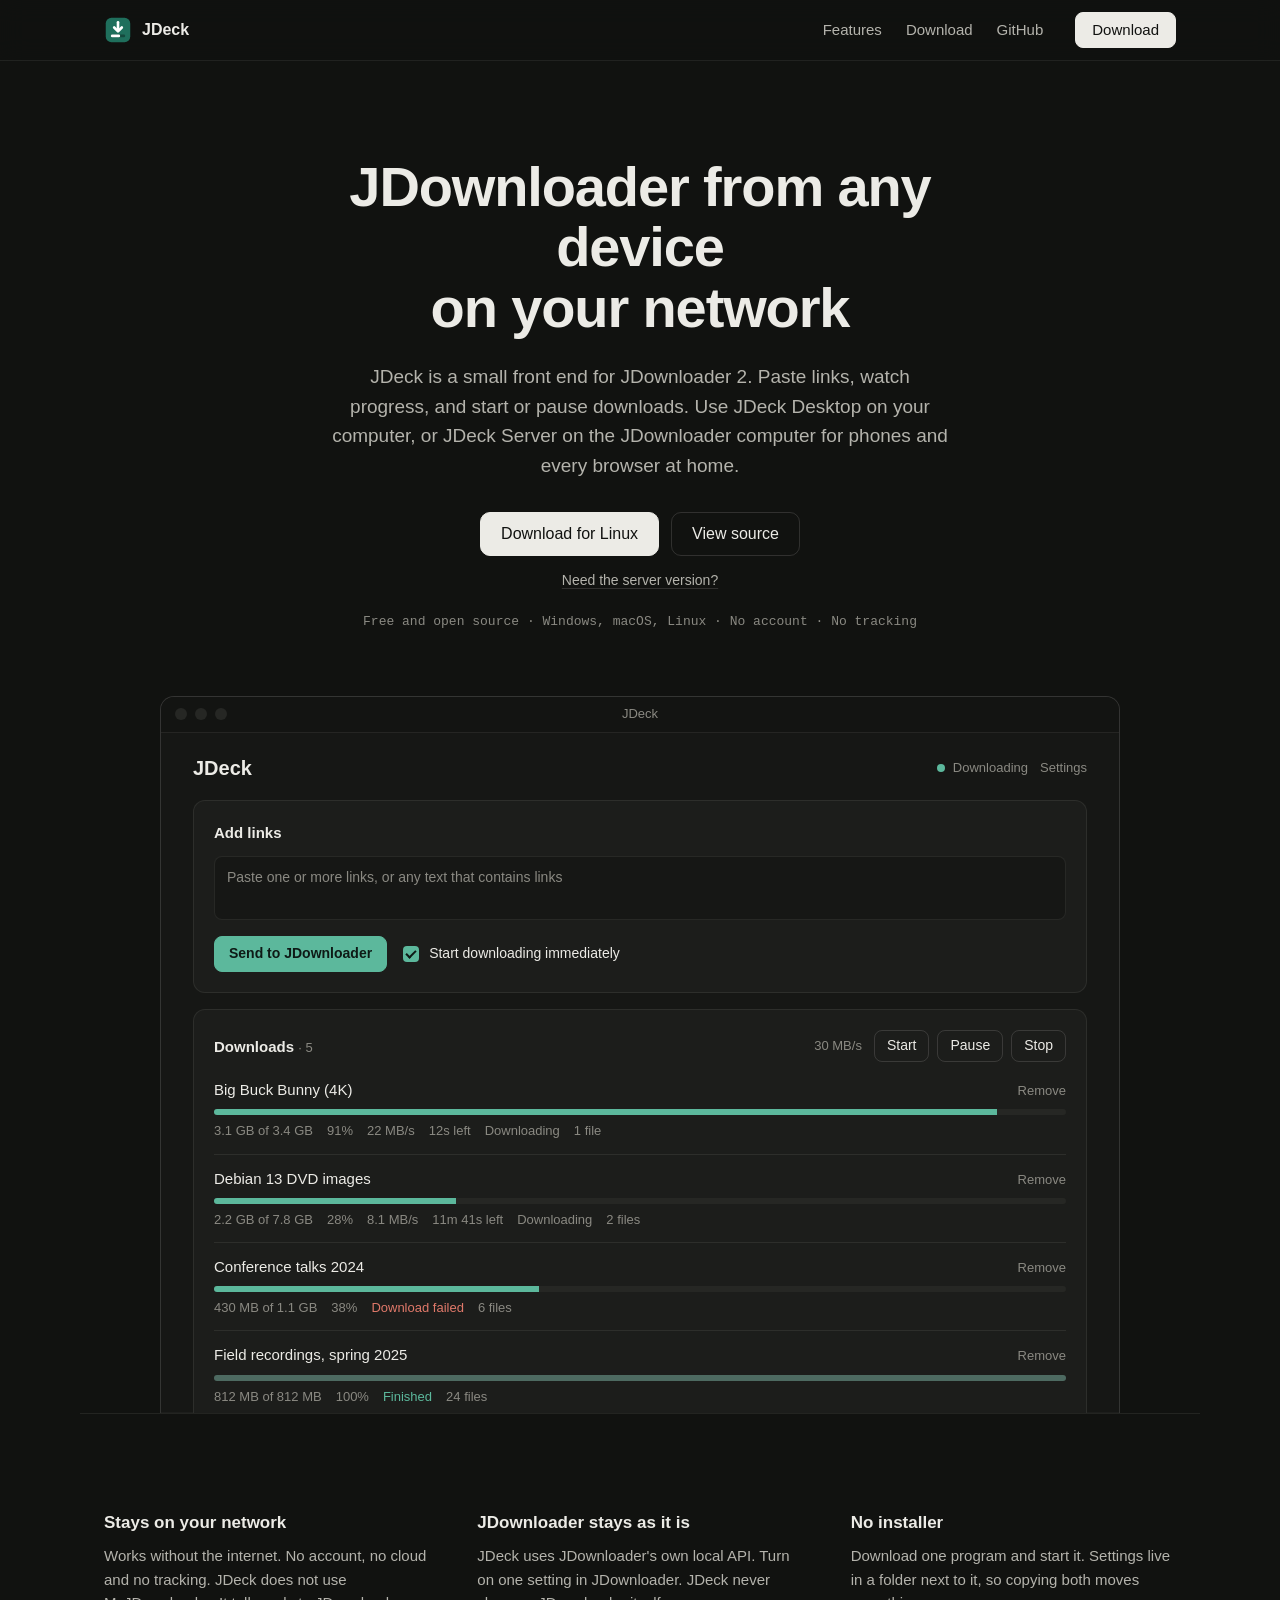
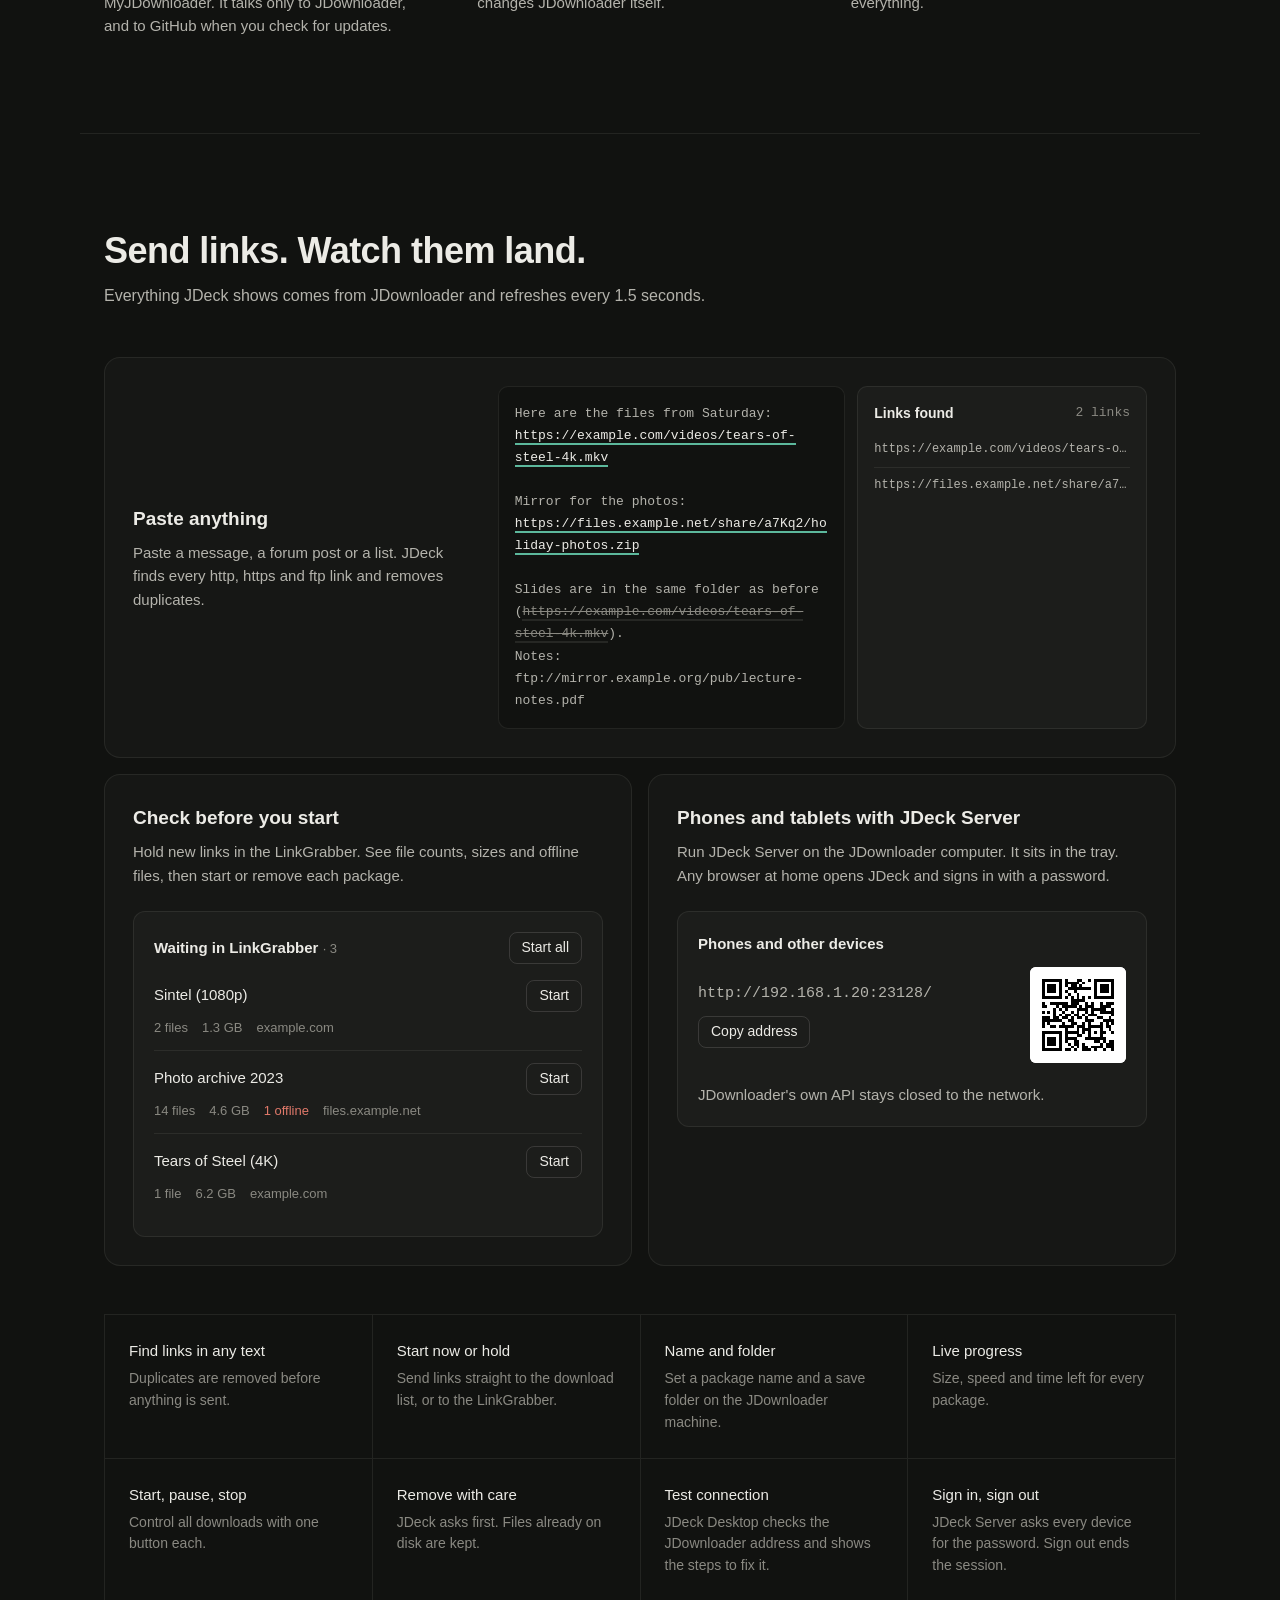
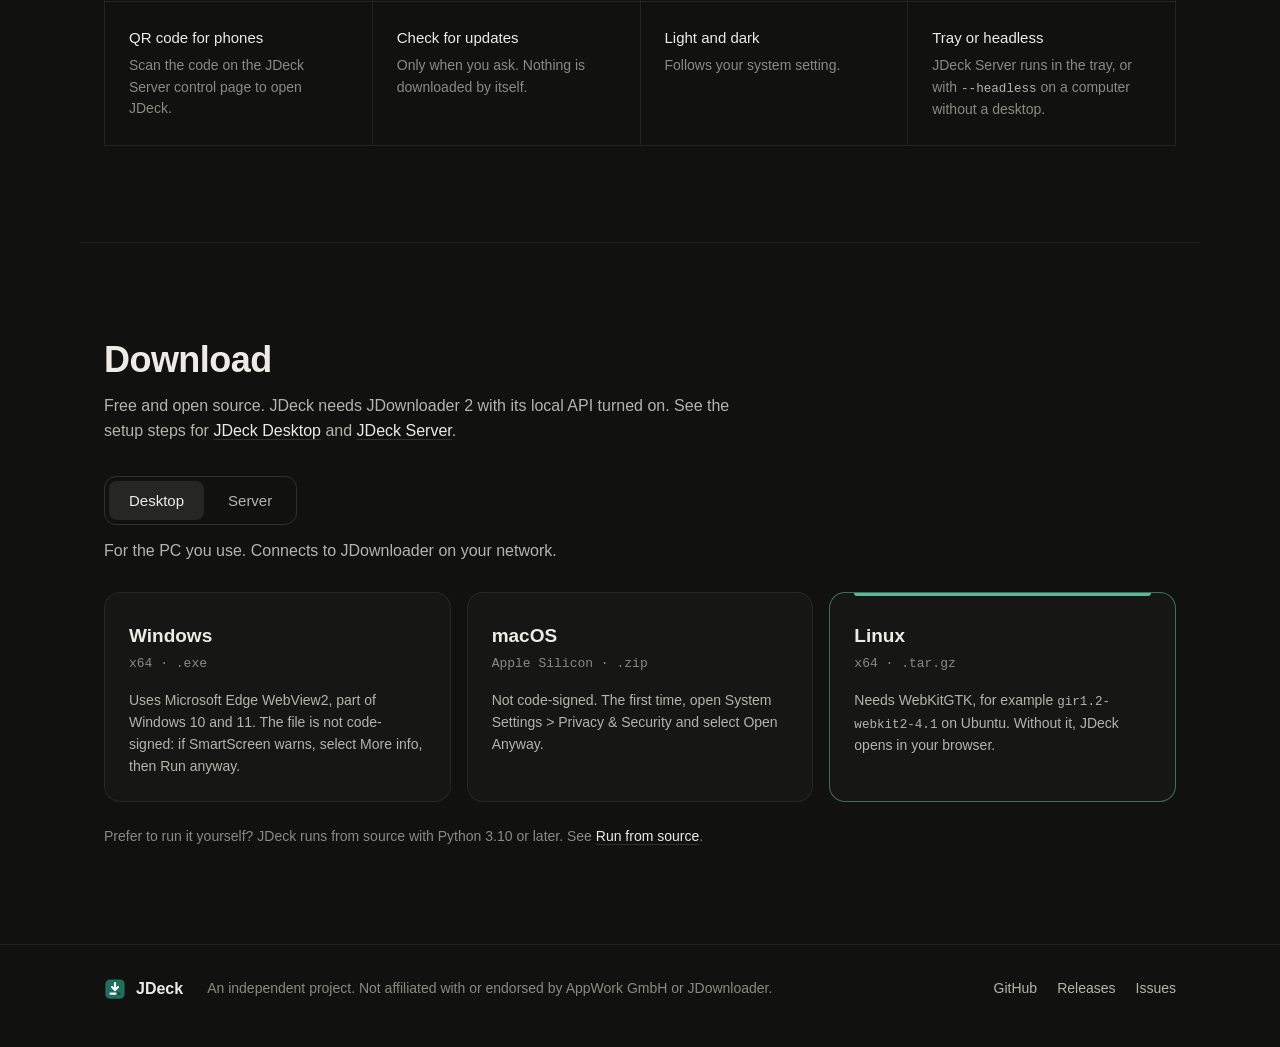
<file: docs/index.html>
<!doctype html>
<!-- JDeck product page for GitHub Pages: hero with a live app preview, features, downloads. -->
<html lang="en">
<head>
<meta charset="utf-8">
<meta name="viewport" content="width=device-width, initial-scale=1">
<title>JDeck · JDownloader from any device on your network</title>
<meta name="description" content="JDeck is a free front end for JDownloader 2. JDeck Desktop is a window on your computer. JDeck Server lets phones and other computers use JDeck in a browser. No account, no cloud, no tracking.">
<meta name="theme-color" content="#111210">
<meta name="color-scheme" content="dark">
<link rel="icon" href="icon.svg" type="image/svg+xml">
<link rel="apple-touch-icon" href="apple-touch-icon.png">
<meta property="og:type" content="website">
<meta property="og:title" content="JDeck">
<meta property="og:description" content="JDownloader from any device on your network.">
<meta property="og:url" content="https://tariqmk.github.io/JDeck/">
<meta property="og:image" content="https://tariqmk.github.io/JDeck/social-card.png">
<meta property="og:image:width" content="1280">
<meta property="og:image:height" content="640">
<meta name="twitter:card" content="summary_large_image">
<meta name="twitter:title" content="JDeck">
<meta name="twitter:description" content="JDownloader from any device on your network.">
<meta name="twitter:image" content="https://tariqmk.github.io/JDeck/social-card.png">
<link rel="stylesheet" href="style.css">
</head>
<body>

<header class="nav">
  <div class="nav-in">
    <a class="brand" href="#top"><img src="icon.svg" alt="" width="28" height="28">JDeck</a>
    <nav class="nav-links" aria-label="Sections">
      <a href="#features">Features</a>
      <a href="#download">Download</a>
      <a href="https://github.com/TariqMK/JDeck">GitHub</a>
    </nav>
    <a class="btn btn-small" href="#download">Download</a>
  </div>
</header>

<main id="top">
  <section class="hero">
    <div class="hero-text">
      <h1>JDownloader from any device <br>on your network</h1>
      <p class="lede">JDeck is a small front end for JDownloader 2. Paste links, watch progress, and start or pause downloads. Use JDeck Desktop on your computer, or JDeck Server on the JDownloader computer for phones and every browser at home.</p>
      <div class="actions">
        <a class="btn" id="hero-download" href="https://github.com/TariqMK/JDeck/releases/latest">Download</a>
        <a class="btn btn-ghost" href="https://github.com/TariqMK/JDeck">View source</a>
      </div>
      <p class="hero-alt"><a href="#download" id="hero-server">Need the server version?</a></p>
      <p class="meta mono"><span id="hero-version">Free and open source</span> · Windows, macOS, Linux · No account · No tracking</p>
    </div>

    <div class="window" aria-label="Preview of the JDeck window">
      <div class="titlebar"><span class="dots" aria-hidden="true"><i></i><i></i><i></i></span><span>JDeck</span></div>
      <div class="app">
        <div class="app-head">
          <strong>JDeck</strong><span class="muted app-version" id="app-version"></span>
          <span class="grow"></span>
          <span class="status"><i class="dot"></i><span id="app-state">Downloading</span></span>
          <span class="muted app-settings">Settings</span>
        </div>
        <div class="card add-card">
          <div class="card-title">Add links</div>
          <div class="fake-input muted">Paste one or more links, or any text that contains links</div>
          <div class="add-row">
            <span class="fake-btn primary">Send to JDownloader</span>
            <span class="check"><i aria-hidden="true"></i>Start downloading immediately</span>
          </div>
        </div>
        <div class="card">
          <div class="card-head">
            <span class="card-title">Downloads <span class="count" id="dl-count"></span></span>
            <span class="grow"></span>
            <span class="muted speed" id="dl-speed"></span>
            <span class="fake-btn">Start</span><span class="fake-btn">Pause</span><span class="fake-btn hide-sm">Stop</span>
          </div>
          <ul class="list" id="dl-list"></ul>
        </div>
      </div>
    </div>
  </section>

  <section class="principles" aria-label="Principles">
    <div>
      <h2>Stays on your network</h2>
      <p>Works without the internet. No account, no cloud and no tracking. JDeck does not use MyJDownloader. It talks only to JDownloader, and to GitHub when you check for updates.</p>
    </div>
    <div>
      <h2>JDownloader stays as it is</h2>
      <p>JDeck uses JDownloader's own local API. Turn on one setting in JDownloader. JDeck never changes JDownloader itself.</p>
    </div>
    <div>
      <h2>No installer</h2>
      <p>Download one program and start it. Settings live in a folder next to it, so copying both moves everything.</p>
    </div>
  </section>

  <section class="features" id="features">
    <h2 class="section-title">Send links. Watch them land.</h2>
    <p class="section-lede">Everything JDeck shows comes from JDownloader and refreshes every 1.5 seconds.</p>

    <div class="panels">
      <article class="panel panel-wide">
        <div class="panel-text">
          <h3>Paste anything</h3>
          <p>Paste a message, a forum post or a list. JDeck finds every http, https and ftp link and removes duplicates.</p>
        </div>
        <div class="finder">
          <div class="finder-paste mono" id="finder-paste" aria-label="Pasted text"></div>
          <div class="finder-found">
            <div class="finder-head"><span>Links found</span><span class="count mono" id="finder-count"></span></div>
            <ul id="finder-list"></ul>
          </div>
        </div>
      </article>

      <article class="panel">
        <div class="panel-text">
          <h3>Check before you start</h3>
          <p>Hold new links in the LinkGrabber. See file counts, sizes and offline files, then start or remove each package.</p>
        </div>
        <div class="mini card">
          <div class="card-head">
            <span class="card-title">Waiting in LinkGrabber <span class="count" id="lg-count"></span></span>
            <span class="grow"></span><span class="fake-btn">Start all</span>
          </div>
          <ul class="list" id="lg-list"></ul>
        </div>
      </article>

      <article class="panel">
        <div class="panel-text">
          <h3>Phones and tablets with JDeck Server</h3>
          <p>Run JDeck Server on the JDownloader computer. It sits in the tray. Any browser at home opens JDeck and signs in with a password.</p>
        </div>
        <div class="mini card share">
          <div class="card-title">Phones and other devices</div>
          <div class="share-row">
            <div>
              <p class="share-address mono">http://192.168.1.20:23128/</p>
              <span class="fake-btn">Copy address</span>
            </div>
            <img class="qr" src="qr-example.svg" alt="QR code of the example address" width="96" height="96">
          </div>
          <p class="muted share-note">JDownloader's own API stays closed to the network.</p>
        </div>
      </article>
    </div>

    <ul class="grid">
      <li><strong>Find links in any text</strong><span>Duplicates are removed before anything is sent.</span></li>
      <li><strong>Start now or hold</strong><span>Send links straight to the download list, or to the LinkGrabber.</span></li>
      <li><strong>Name and folder</strong><span>Set a package name and a save folder on the JDownloader machine.</span></li>
      <li><strong>Live progress</strong><span>Size, speed and time left for every package.</span></li>
      <li><strong>Start, pause, stop</strong><span>Control all downloads with one button each.</span></li>
      <li><strong>Remove with care</strong><span>JDeck asks first. Files already on disk are kept.</span></li>
      <li><strong>Test connection</strong><span>JDeck Desktop checks the JDownloader address and shows the steps to fix it.</span></li>
      <li><strong>Sign in, sign out</strong><span>JDeck Server asks every device for the password. Sign out ends the session.</span></li>
      <li><strong>QR code for phones</strong><span>Scan the code on the JDeck Server control page to open JDeck.</span></li>
      <li><strong>Check for updates</strong><span>Only when you ask. Nothing is downloaded by itself.</span></li>
      <li><strong>Light and dark</strong><span>Follows your system setting.</span></li>
      <li><strong>Tray or headless</strong><span>JDeck Server runs in the tray, or with <code>--headless</code> on a computer without a desktop.</span></li>
    </ul>
  </section>

  <section class="download" id="download" data-edition="desktop">
    <span id="download-server" class="anchor" aria-hidden="true"></span>
    <h2 class="section-title">Download <span class="muted mono" id="dl-version"></span></h2>
    <p class="section-lede">Free and open source. JDeck needs JDownloader 2 with its local API turned on. See the setup steps for <a href="https://github.com/TariqMK/JDeck#set-up-jdeck-desktop">JDeck Desktop</a> and <a href="https://github.com/TariqMK/JDeck#set-up-jdeck-server">JDeck Server</a>.</p>
    <div class="edition-switch" id="edition-switch" role="group" aria-label="Edition">
      <button type="button" data-edition="desktop" aria-pressed="true">Desktop</button>
      <button type="button" data-edition="server" aria-pressed="false">Server</button>
    </div>
    <p class="edition-line" data-for="desktop">For the PC you use. Connects to JDownloader on your network.</p>
    <p class="edition-line" data-for="server">For the JDownloader machine. Use JDeck from any browser at home.</p>
    <div class="platforms">
      <a class="platform" data-os="windows" href="https://github.com/TariqMK/JDeck/releases/latest">
        <span class="track" aria-hidden="true"></span>
        <strong>Windows</strong>
        <span class="mono muted">x64 · .exe<span class="size"></span></span>
        <p data-for="desktop">Uses Microsoft Edge WebView2, part of Windows 10 and 11. The file is not code-signed: if SmartScreen warns, select More info, then Run anyway.</p>
        <p data-for="server">Starts in the tray. Not code-signed: if SmartScreen warns, select More info, then Run anyway. Allow it through the firewall for other devices.</p>
      </a>
      <a class="platform" data-os="macos" href="https://github.com/TariqMK/JDeck/releases/latest">
        <span class="track" aria-hidden="true"></span>
        <strong>macOS</strong>
        <span class="mono muted">Apple Silicon · .zip<span class="size"></span></span>
        <p data-for="desktop">Not code-signed. The first time, open System Settings &gt; Privacy &amp; Security and select Open Anyway.</p>
        <p data-for="server">Starts in the menu bar. Not code-signed. The first time, open System Settings &gt; Privacy &amp; Security and select Open Anyway.</p>
      </a>
      <a class="platform" data-os="linux" href="https://github.com/TariqMK/JDeck/releases/latest">
        <span class="track" aria-hidden="true"></span>
        <strong>Linux</strong>
        <span class="mono muted">x64 · .tar.gz<span class="size"></span></span>
        <p data-for="desktop">Needs WebKitGTK, for example <code>gir1.2-webkit2-4.1</code> on Ubuntu. Without it, JDeck opens in your browser.</p>
        <p data-for="server">Tray icon on desktops with a system tray. On a server without a desktop, start it with <code>--headless</code>.</p>
      </a>
    </div>
    <p class="fine">Prefer to run it yourself? JDeck runs from source with Python 3.10 or later. See <a href="https://github.com/TariqMK/JDeck#run-from-source">Run from source</a>.</p>
  </section>
</main>

<footer class="footer">
  <div class="footer-in">
    <span class="brand"><img src="icon.svg" alt="" width="22" height="22">JDeck</span>
    <p class="muted">An independent project. Not affiliated with or endorsed by AppWork GmbH or JDownloader.</p>
    <nav aria-label="Project links">
      <a href="https://github.com/TariqMK/JDeck">GitHub</a>
      <a href="https://github.com/TariqMK/JDeck/releases">Releases</a>
      <a href="https://github.com/TariqMK/JDeck/issues">Issues</a>
    </nav>
  </div>
</footer>

<script src="app.js"></script>
</body>
</html>
</file>
<file: docs/style.css>
/* JDeck product page styles: the app's dark theme pushed darker, one green accent, hairlines. */
:root {
  --page: #111210;
  --bg: #161715;
  --surface: #1c1d1b;
  --surface-2: #262724;
  --line: rgba(236, 235, 230, 0.08);
  --line-strong: rgba(236, 235, 230, 0.14);
  --text: #ecebe6;
  --text-2: #b4b3ac;
  --muted: #8a8982;
  --accent: #5cb89c;
  --accent-ink: #0e1a16;
  --bar-done: #4d6a61;
  --danger: #e0796a;
  --sans: -apple-system, BlinkMacSystemFont, "Segoe UI", Roboto, "Helvetica Neue", Arial, sans-serif;
  --mono: ui-monospace, "Cascadia Mono", "SF Mono", Menlo, Consolas, monospace;
  --ease: cubic-bezier(0.2, 0.7, 0.2, 1);
}
* { box-sizing: border-box; }
html { scroll-behavior: smooth; -webkit-text-size-adjust: 100%; }
body {
  margin: 0; background: var(--page); color: var(--text);
  font: 16px/1.55 var(--sans);
}
a { color: inherit; }
code, .mono { font-family: var(--mono); font-size: 0.9em; }
code { color: var(--text-2); }
.muted { color: var(--muted); }
.grow { flex: 1; }
h1, h2, h3 { margin: 0; font-weight: 600; }

/* Navigation */
.nav {
  position: sticky; top: 0; z-index: 10;
  background: rgba(17, 18, 16, 0.82); backdrop-filter: saturate(140%) blur(12px);
  -webkit-backdrop-filter: saturate(140%) blur(12px);
  border-bottom: 1px solid var(--line);
}
.nav-in { max-width: 1120px; margin: 0 auto; padding: 12px 24px; display: flex; align-items: center; gap: 32px; }
.brand { display: inline-flex; align-items: center; gap: 10px; font-weight: 600; text-decoration: none; }
.nav-links { display: flex; gap: 24px; margin-left: auto; font-size: 15px; }
.nav-links a { color: var(--text-2); text-decoration: none; transition: color .15s var(--ease); }
.nav-links a:hover { color: var(--text); }

/* Buttons */
.btn {
  display: inline-flex; align-items: center; height: 44px; padding: 0 20px; border-radius: 10px;
  background: var(--text); color: var(--page); font-weight: 500; text-decoration: none;
  border: 1px solid var(--text); transition: background-color .15s var(--ease), border-color .15s var(--ease), transform .1s var(--ease);
}
.btn:hover { background: #ffffff; }
.btn:active { transform: scale(0.98); }
.btn-ghost { background: transparent; color: var(--text); border-color: var(--line-strong); }
.btn-ghost:hover { background: var(--surface); }
.btn-small { height: 36px; padding: 0 16px; font-size: 15px; border-radius: 8px; }
a:focus-visible, .btn:focus-visible { outline: 2px solid var(--accent); outline-offset: 3px; border-radius: 8px; }

/* Hero */
.hero { max-width: 1120px; margin: 0 auto; padding: 96px 24px 0; }
.hero-text { text-align: center; max-width: 760px; margin: 0 auto; }
.hero h1 { font-size: 56px; line-height: 1.08; letter-spacing: -0.02em; font-weight: 600; }
.lede { font-size: 19px; color: var(--text-2); margin: 24px auto 0; max-width: 620px; }
.actions { display: flex; gap: 12px; justify-content: center; margin-top: 32px; }
.meta { margin-top: 20px; color: var(--muted); font-size: 13px; }

/* App window preview */
.window {
  margin: 64px auto 0; max-width: 960px; background: var(--bg);
  border: 1px solid var(--line-strong); border-bottom: 0; border-radius: 14px 14px 0 0; overflow: hidden;
  box-shadow: 0 -1px 0 rgba(255, 255, 255, 0.03) inset;
}
.titlebar {
  height: 36px; display: flex; align-items: center; justify-content: center; position: relative;
  font-size: 13px; color: var(--muted); border-bottom: 1px solid var(--line); background: #131412;
}
.dots { position: absolute; left: 14px; display: flex; gap: 8px; }
.dots i { width: 12px; height: 12px; border-radius: 50%; background: var(--surface-2); }
.app { padding: 20px 32px 0; font-size: 15px; height: 680px; overflow: hidden; }
.app-head { display: flex; align-items: center; gap: 12px; margin-bottom: 16px; }
.app-head strong { font-size: 20px; }
.app-version, .app-settings { font-size: 13px; }
.status { display: inline-flex; align-items: center; gap: 8px; color: var(--muted); font-size: 13px; }
.dot { width: 8px; height: 8px; border-radius: 50%; background: var(--accent); }
.card { background: var(--surface); border: 1px solid var(--line); border-radius: 12px; padding: 20px; margin-bottom: 16px; }
.card-head { display: flex; align-items: center; gap: 8px; margin-bottom: 4px; }
.card-title { font-weight: 600; font-size: 15px; }
.count { color: var(--muted); font-weight: 400; font-size: 13px; }
.fake-input { display: block; border: 1px solid var(--line); background: var(--bg); border-radius: 8px; padding: 10px 12px; margin-top: 12px; font-size: 14px; }
.add-card .fake-input { height: 64px; }
.add-row { display: flex; align-items: center; gap: 16px; margin-top: 16px; flex-wrap: wrap; }
.fake-btn { display: inline-flex; align-items: center; height: 32px; padding: 0 12px; border: 1px solid var(--line-strong); border-radius: 8px; font-size: 14px; white-space: nowrap; }
.fake-btn.primary { background: var(--accent); border-color: var(--accent); color: var(--accent-ink); font-weight: 600; height: 36px; padding: 0 14px; }
.check { display: inline-flex; align-items: center; gap: 10px; font-size: 14px; }
.check i { width: 16px; height: 16px; border-radius: 4px; background: var(--accent); position: relative; flex: none; }
.check i::after { content: ""; position: absolute; left: 5px; top: 2px; width: 4px; height: 8px; border: solid var(--accent-ink); border-width: 0 2px 2px 0; transform: rotate(45deg); }
.speed { font-size: 13px; margin-right: 4px; font-variant-numeric: tabular-nums; }

.list { list-style: none; margin: 0; padding: 0; }
.item { padding: 12px 0; border-top: 1px solid var(--line); }
.item:first-child { border-top: 0; }
.item-top { display: flex; align-items: baseline; gap: 12px; }
.name { flex: 1; min-width: 0; font-weight: 500; white-space: nowrap; overflow: hidden; text-overflow: ellipsis; }
.item-meta { display: flex; gap: 14px; flex-wrap: wrap; font-size: 13px; color: var(--muted); margin-top: 6px; font-variant-numeric: tabular-nums; }
.err { color: var(--danger); }
.done-text { color: var(--accent); }
.bar { height: 6px; border-radius: 3px; background: var(--surface-2); overflow: hidden; margin-top: 8px; }
.bar > span { display: block; height: 100%; background: var(--accent); transition: width .9s linear; }
.bar.done > span { background: var(--bar-done); }
.link-remove { font-size: 13px; color: var(--muted); }

/* Principles */
.principles {
  max-width: 1120px; margin: 0 auto; padding: 96px 24px; display: grid;
  grid-template-columns: repeat(3, minmax(0, 1fr)); gap: 48px;
  border-top: 1px solid var(--line);
}
.principles h2 { font-size: 17px; }
.principles p { margin: 8px 0 0; color: var(--text-2); font-size: 15px; }

/* Features */
.features, .download { max-width: 1120px; margin: 0 auto; padding: 96px 24px; border-top: 1px solid var(--line); }
.section-title { font-size: 36px; letter-spacing: -0.015em; line-height: 1.15; }
.section-lede { color: var(--text-2); margin: 12px 0 0; max-width: 640px; }
.section-lede a, .fine a { color: var(--text); text-underline-offset: 3px; text-decoration-color: var(--line-strong); }
.panels { display: grid; grid-template-columns: repeat(2, minmax(0, 1fr)); gap: 16px; margin-top: 48px; }
.panel { min-width: 0; background: var(--bg); border: 1px solid var(--line); border-radius: 16px; padding: 28px; display: flex; flex-direction: column; gap: 24px; }
.panel-wide { grid-column: 1 / -1; display: grid; grid-template-columns: minmax(0, 1fr) minmax(0, 2fr); gap: 40px; align-items: center; }
.panel h3 { font-size: 19px; }
.panel p { margin: 8px 0 0; color: var(--text-2); font-size: 15px; }
.mini { margin: 0; font-size: 15px; }

.finder { display: grid; grid-template-columns: minmax(0, 1.2fr) minmax(0, 1fr); gap: 12px; min-width: 0; }
.finder-paste {
  background: var(--page); border: 1px solid var(--line); border-radius: 10px; padding: 16px;
  font-size: 13px; line-height: 1.7; color: var(--text-2); white-space: pre-wrap; overflow-wrap: anywhere; min-height: 212px;
}
.finder-paste mark { background: transparent; color: var(--text); border-bottom: 2px solid var(--accent); transition: border-color .3s var(--ease), color .3s var(--ease); }
.finder-paste mark.dup { color: var(--muted); border-bottom-color: var(--surface-2); text-decoration: line-through; }
.finder-paste mark.pending { color: var(--text-2); border-bottom-color: transparent; }
.finder-found { background: var(--surface); border: 1px solid var(--line); border-radius: 10px; padding: 16px; min-width: 0; }
.finder-head { display: flex; justify-content: space-between; font-size: 14px; font-weight: 600; margin-bottom: 8px; }
#finder-list { list-style: none; margin: 0; padding: 0; }
#finder-list li {
  font-family: var(--mono); font-size: 12px; color: var(--text-2); padding: 8px 0; border-top: 1px solid var(--line);
  white-space: nowrap; overflow: hidden; text-overflow: ellipsis;
  animation: rise .35s var(--ease) both;
}
#finder-list li:first-child { border-top: 0; }
@keyframes rise { from { opacity: 0; transform: translateY(4px); } }

#lg-list .item { animation: rise .35s var(--ease) both; }
#lg-list .item.leaving { opacity: 0; transform: translateY(-4px); transition: opacity .3s var(--ease), transform .3s var(--ease); }
.share { display: flex; flex-direction: column; gap: 12px; }
.share-address { font-size: 15px; color: var(--text); }

.grid {
  list-style: none; margin: 48px 0 0; padding: 0; display: grid; grid-template-columns: repeat(4, minmax(0, 1fr));
  border-top: 1px solid var(--line); border-left: 1px solid var(--line);
}
.grid li { min-width: 0; padding: 24px; border-right: 1px solid var(--line); border-bottom: 1px solid var(--line); display: flex; flex-direction: column; gap: 6px; }
.grid strong { font-weight: 500; font-size: 15px; }
.grid span { color: var(--muted); font-size: 14px; }

/* Download */
.platforms { display: grid; grid-template-columns: repeat(3, minmax(0, 1fr)); gap: 16px; margin-top: 48px; }
.platform {
  position: relative; min-width: 0; display: flex; flex-direction: column; gap: 4px; padding: 28px 24px 24px;
  background: var(--bg); border: 1px solid var(--line); border-radius: 16px; text-decoration: none; overflow: hidden;
  transition: border-color .15s var(--ease), background-color .15s var(--ease);
}
.platform:hover { border-color: var(--line-strong); background: var(--surface); }
.platform strong { font-size: 19px; font-weight: 600; }
.platform .mono { font-size: 13px; }
.platform p { margin: 12px 0 0; font-size: 14px; color: var(--text-2); }
.track { position: absolute; left: 24px; right: 24px; top: 0; height: 3px; border-radius: 0 0 3px 3px; background: transparent; }
.platform.mine { border-color: rgba(92, 184, 156, 0.55); }
.platform.mine .track { background: var(--accent); }
.fine { margin: 24px 0 0; color: var(--muted); font-size: 14px; }

/* Edition switch: one set of 3 platform cards, for Desktop or Server */
.download { position: relative; }
.anchor { position: absolute; top: 0; }
.edition-switch { display: inline-flex; gap: 4px; margin-top: 32px; padding: 4px; border: 1px solid var(--line-strong); border-radius: 12px; }
.edition-switch[hidden] { display: none; }
.edition-switch button {
  font: inherit; font-size: 15px; font-weight: 500; color: var(--text-2); background: transparent; border: 0;
  border-radius: 8px; padding: 8px 20px; cursor: pointer; transition: background-color .15s var(--ease), color .15s var(--ease);
}
.edition-switch button:hover { color: var(--text); }
.edition-switch button[aria-pressed="true"] { background: var(--surface-2); color: var(--text); }
.edition-switch button:focus-visible { outline: 2px solid var(--accent); outline-offset: 2px; }
.edition-line { margin: 14px 0 0; color: var(--text-2); }
.download[data-edition="desktop"] [data-for="server"],
.download[data-edition="server"] [data-for="desktop"] { display: none; }
.download .platforms { margin-top: 28px; }
.hero-alt { margin: 14px 0 0; font-size: 14px; }
.hero-alt a { color: var(--text-2); text-underline-offset: 3px; text-decoration-color: var(--line-strong); }
.hero-alt a:hover { color: var(--text); }
.hero-alt[hidden] { display: none; }
.share-row { display: flex; align-items: center; gap: 16px; }
.share-row > div { flex: 1; min-width: 0; }
.share-row .share-address { margin: 0 0 10px; overflow-wrap: anywhere; }
.share-row .qr { border-radius: 6px; background: #fff; flex: none; }
.share-note { font-size: 13px; margin: 0; }

/* Footer */
.footer { border-top: 1px solid var(--line); }
.footer-in { max-width: 1120px; margin: 0 auto; padding: 32px 24px 48px; display: flex; align-items: center; gap: 24px; flex-wrap: wrap; }
.footer p { margin: 0; font-size: 14px; flex: 1; min-width: 240px; }
.footer nav { display: flex; gap: 20px; font-size: 14px; }
.footer nav a { color: var(--text-2); text-decoration: none; }
.footer nav a:hover { color: var(--text); }

/* Smaller screens */
@media (max-width: 900px) {
  .hero { padding-top: 64px; }
  .hero h1 { font-size: 40px; }
  .principles { grid-template-columns: minmax(0, 1fr); gap: 32px; padding: 64px 24px; }
  .features, .download { padding: 64px 24px; }
  .panels, .panel-wide, .platforms { grid-template-columns: minmax(0, 1fr); }
  .panel-wide { gap: 24px; }
  .grid { grid-template-columns: repeat(2, minmax(0, 1fr)); }
}
@media (max-width: 640px) {
  .nav-in { padding: 12px 16px; }
  .nav-links { display: none; }
  .nav .btn-small { margin-left: auto; }
  .hero { padding: 48px 16px 0; }
  .hero h1 { font-size: 32px; }
  .hero h1 br { display: none; }
  .lede { font-size: 17px; }
  .actions { flex-direction: column; align-items: stretch; }
  .actions .btn { justify-content: center; }
  .window { margin-top: 40px; border-radius: 12px 12px 0 0; }
  .app { padding: 16px 16px 0; height: 520px; font-size: 14px; }
  .add-card, .app-settings, .hide-sm, .speed { display: none; }
  .item-meta .opt { display: none; }
  .principles, .features, .download { padding-left: 16px; padding-right: 16px; }
  .section-title { font-size: 28px; }
  .panel { padding: 20px; }
  .finder { grid-template-columns: minmax(0, 1fr); }
  .finder-paste { min-height: 0; }
  .grid { grid-template-columns: minmax(0, 1fr); }
  .share-row { flex-direction: column; align-items: flex-start; }
  .footer-in { padding: 32px 16px 40px; }
}
@media (prefers-reduced-motion: reduce) {
  html { scroll-behavior: auto; }
  *, *::before, *::after { animation: none !important; transition: none !important; }
}
</file>
